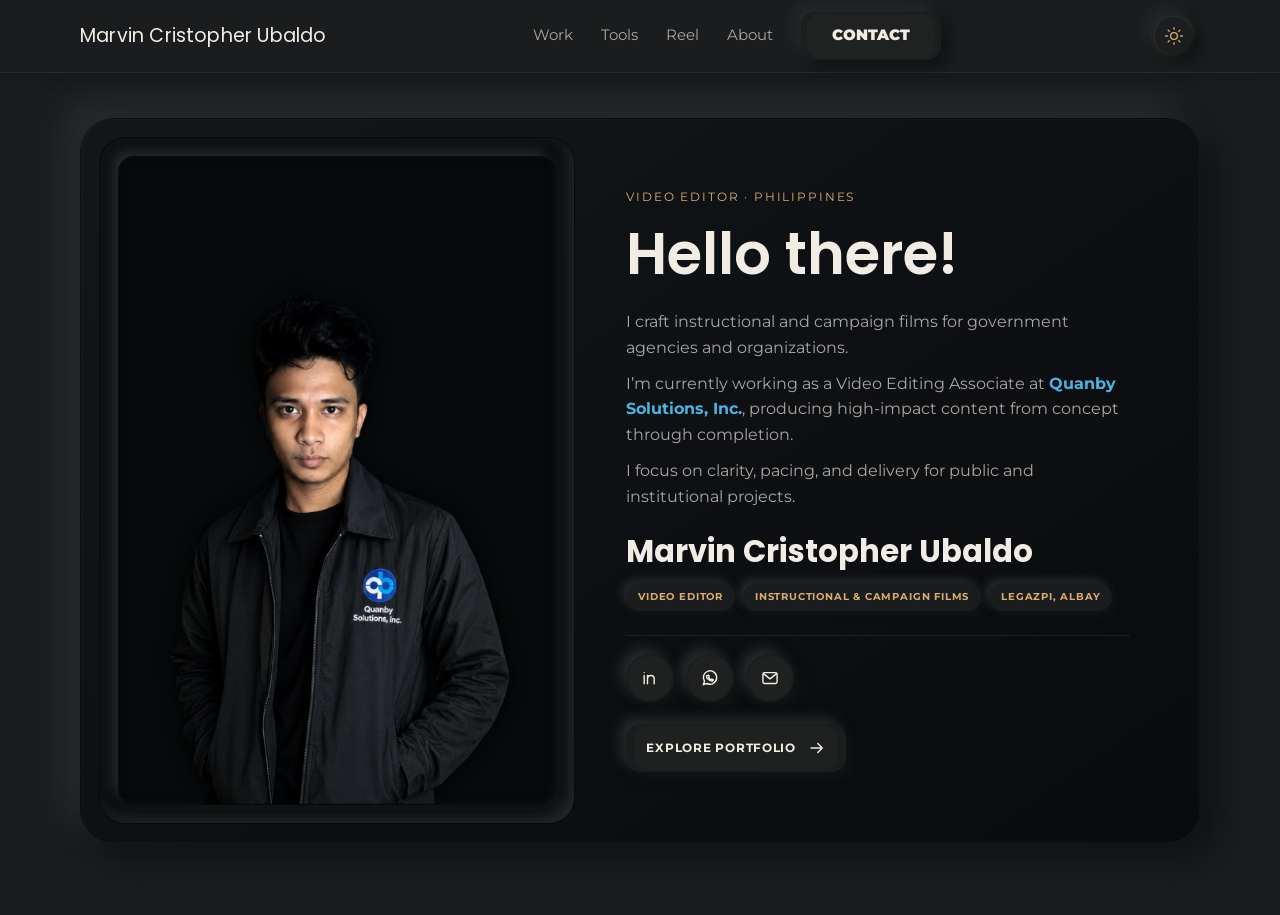
<file: index.html>
<!DOCTYPE html>
<html lang="en">
  <head>
    <meta charset="UTF-8" />
    <meta name="viewport" content="width=device-width, initial-scale=1.0" />
    <title>Marvin Cristopher Ubaldo — Video Editor</title>
    <meta name="description" content="Marvin Cristopher Ubaldo creates instructional and campaign films for government agencies and organizations." />
    <meta property="og:title" content="Marvin Cristopher Ubaldo — Video Editor" />
    <meta property="og:description" content="Instructional and campaign films for public and institutional projects." />
    <meta property="og:type" content="website" />
    <link rel="preconnect" href="https://fonts.googleapis.com" />
    <link rel="preconnect" href="https://fonts.gstatic.com" crossorigin />
    <link href="https://fonts.googleapis.com/css2?family=Montserrat:wght@400;500;600;700&family=Poppins:wght@400;500;600;700&display=swap" rel="stylesheet" />
    <script>
      try {
        if (localStorage.getItem("portfolio-theme") === "light") {
          document.documentElement.dataset.theme = "light";
        }
      } catch {}
    </script>
    <link rel="stylesheet" href="css/style.css" />
  </head>
  <body>
    <a class="skip-link" href="#main">Skip to content</a>

    <header class="site-header" id="top">
      <div class="wrap header-inner">
        <a class="logo" href="#top">Marvin Cristopher Ubaldo</a>
        <button class="nav-toggle" type="button" aria-label="Open menu" aria-expanded="false">
          <span></span><span></span>
        </button>
        <nav class="nav" aria-label="Primary">
          <a href="main.html#clients">Work</a>
          <a href="main.html#tools">Tools</a>
          <a href="main.html#reel">Reel</a>
          <a href="main.html#about">About</a>
          <a class="nav-cta box" href="main.html#contact">Contact</a>
        </nav>
        <button
          class="toggle"
          id="theme-toggle"
          type="button"
          aria-label="Switch to light mode"
          aria-pressed="false"
          title="Switch to light mode"
        >
          <span class="button" aria-hidden="true"></span>
          <span class="label" aria-hidden="true">
            <svg class="theme-icon theme-icon-sun" viewBox="0 0 24 24" aria-hidden="true">
              <circle cx="12" cy="12" r="4" />
              <path d="M12 2v2m0 16v2M4.93 4.93l1.42 1.42m11.3 11.3 1.42 1.42M2 12h2m16 0h2M4.93 19.07l1.42-1.42m11.3-11.3 1.42-1.42" />
            </svg>
            <svg class="theme-icon theme-icon-moon" viewBox="0 0 24 24" aria-hidden="true">
              <path d="M20.2 15.2A8.5 8.5 0 0 1 8.8 3.8 8.5 8.5 0 1 0 20.2 15.2Z" />
            </svg>
          </span>
        </button>
      </div>
    </header>

    <main id="main">
      <section class="hero" id="intro">
        <div class="wrap">
          <div class="intro-card">
            <div class="intro-photo">
              <img src="images/profile.png" alt="Marvin Cristopher Ubaldo" width="900" height="1100" fetchpriority="high" />
            </div>
            <div class="intro-copy">
              <p class="eyebrow">Video editor · Philippines</p>
              <h1>Hello there!</h1>
              <div class="intro-description">
                <p>I craft instructional and campaign films for government agencies and organizations.</p>
                <p>I’m currently working as a Video Editing Associate at <a class="intro-employer" href="https://quanbyit.com" target="_blank" rel="noopener noreferrer">Quanby Solutions, Inc.</a>, producing high-impact content from concept through completion.</p>
                <p>I focus on clarity, pacing, and delivery for public and institutional projects.</p>
              </div>
              <h2 class="intro-name">Marvin Cristopher Ubaldo</h2>
              <ul class="intro-tags" aria-label="Professional details">
                <li>Video editor</li>
                <li>Instructional &amp; campaign films</li>
                <li>Legazpi, Albay</li>
              </ul>
              <div class="intro-divider" aria-hidden="true"></div>
              <div class="intro-links" aria-label="Contact links">
                <a class="intro-icon-link" href="https://www.linkedin.com/in/marvin-ubaldo-82b9573a8" target="_blank" rel="noopener noreferrer" aria-label="Visit Marvin on LinkedIn">
                  <svg viewBox="0 0 24 24" aria-hidden="true"><path d="M5 9v10M5 5.5v.01M9 19v-10m0 4a4 4 0 0 1 8 0v6" /></svg>
                </a>
                <a class="intro-icon-link" href="https://wa.me/639936881270" target="_blank" rel="noopener noreferrer" aria-label="Message Marvin on WhatsApp">
                  <svg viewBox="0 0 24 24" aria-hidden="true"><path d="M20 11.5a8 8 0 0 1-11.7 7.1L4 20l1.4-4.1A8 8 0 1 1 20 11.5Z" /><path d="M9 9.1c.3-.6.6-.6.9-.6h.4l.8 1.9-.8.9a7.1 7.1 0 0 0 2.8 2.8l.9-.8 1.9.8v.4c0 .3 0 .6-.6.9-.5.3-1.2.4-2.2.1a8.6 8.6 0 0 1-4.1-2.7 8.6 8.6 0 0 1-1.2-2.4c-.1-.6.1-1 .4-1.3Z" /></svg>
                </a>
                <a class="intro-icon-link" href="https://mail.google.com/mail/?view=cm&amp;fs=1&amp;to=marvinubaldo68%40gmail.com" target="_blank" rel="noopener noreferrer" aria-label="Email Marvin at marvinubaldo68@gmail.com">
                  <svg viewBox="0 0 24 24" aria-hidden="true"><rect x="3.5" y="5.5" width="17" height="13" rx="2" /><path d="m4.5 7 7.5 6 7.5-6" /></svg>
                </a>
              </div>
              <a class="box intro-cta" href="main.html">
                Explore portfolio
                <svg viewBox="0 0 24 24" aria-hidden="true"><path d="M4 12h15m-6-6 6 6-6 6" /></svg>
              </a>
            </div>
          </div>
        </div>
      </section>
    </main>

    <script src="js/main.js"></script>
  </body>
</html>
</file>
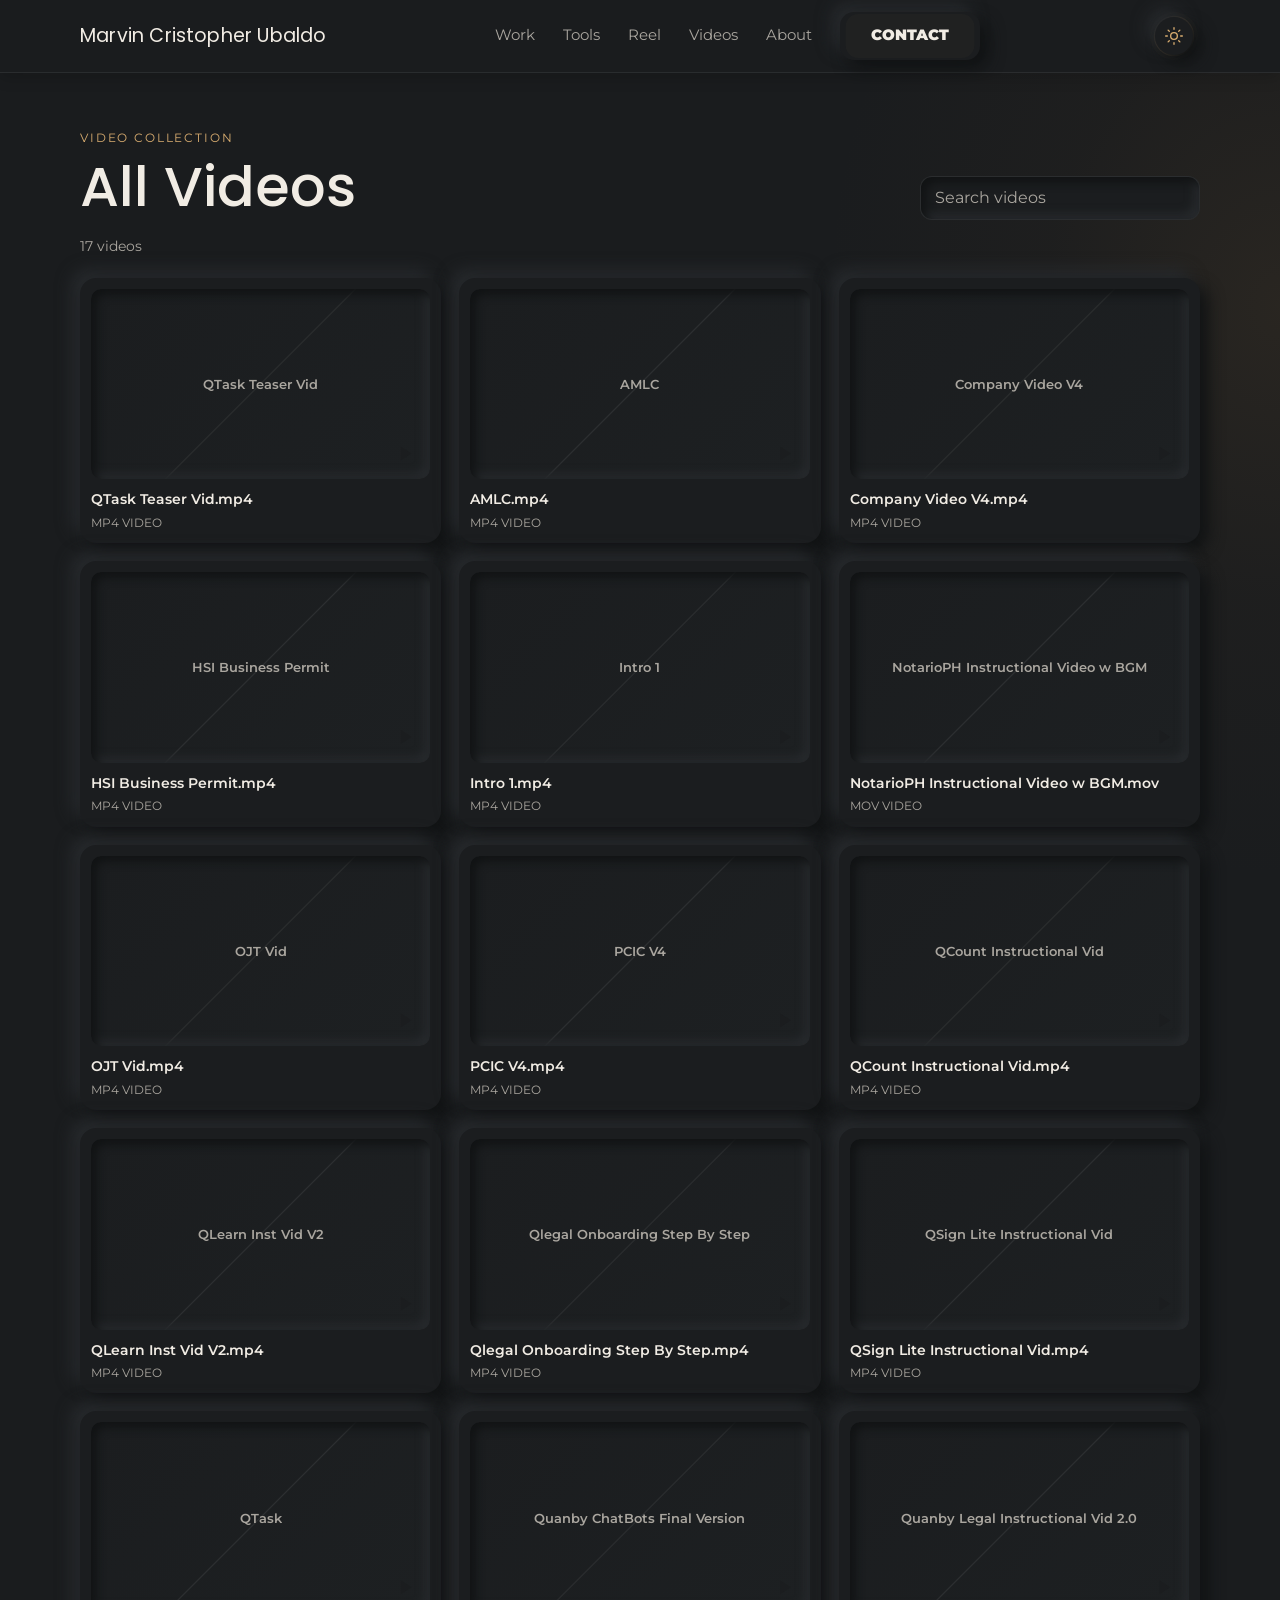
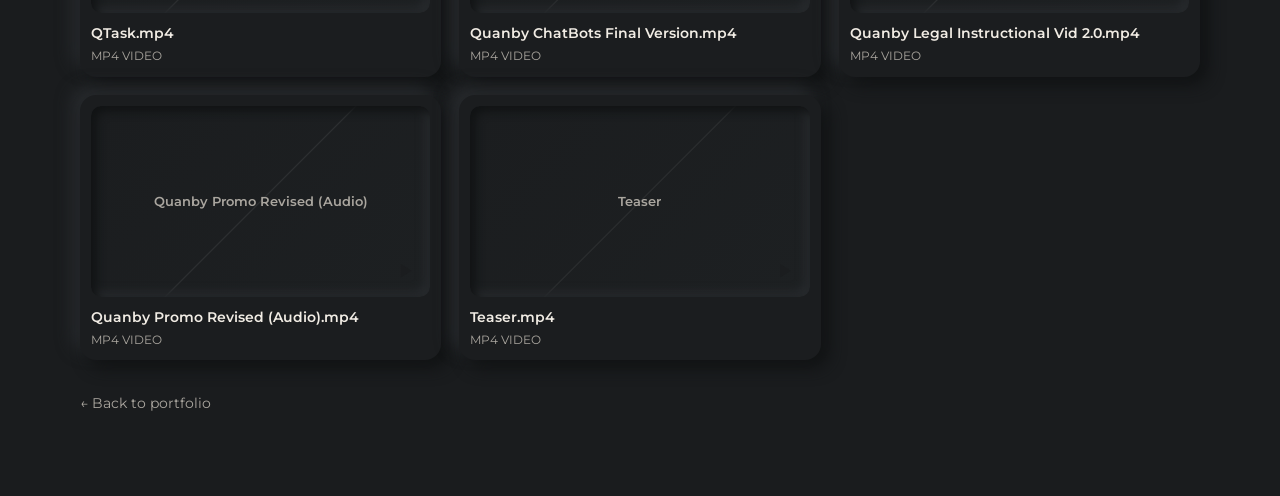
<file: all-videos.html>
<!DOCTYPE html>
<html lang="en">
  <head>
    <meta charset="UTF-8" />
    <meta name="viewport" content="width=device-width, initial-scale=1.0" />
    <title>All Videos — Marvin Cristopher Ubaldo</title>
    <meta name="description" content="Browse the complete video editing portfolio of Marvin Cristopher Ubaldo." />
    <link rel="preconnect" href="https://fonts.googleapis.com" />
    <link rel="preconnect" href="https://fonts.gstatic.com" crossorigin />
    <link
      href="https://fonts.googleapis.com/css2?family=Montserrat:wght@400;500;600;700&family=Poppins:wght@400;500;600;700&display=swap"
      rel="stylesheet"
    />
    <script>
      try {
        if (localStorage.getItem("portfolio-theme") === "light") {
          document.documentElement.dataset.theme = "light";
        }
      } catch {}
    </script>
    <link rel="stylesheet" href="css/style.css" />
  </head>
  <body>
    <a class="skip-link" href="#main">Skip to content</a>

    <header class="site-header" id="top">
      <div class="wrap header-inner">
        <a class="logo" href="index.html">Marvin Cristopher Ubaldo</a>
        <button class="nav-toggle" type="button" aria-label="Open menu" aria-expanded="false">
          <span></span><span></span>
        </button>
        <nav class="nav" aria-label="Primary">
          <a href="main.html#clients">Work</a>
          <a href="main.html#tools">Tools</a>
          <a href="main.html#reel">Reel</a>
          <a href="#video-library" aria-current="page">Videos</a>
          <a href="main.html#about">About</a>
          <a class="nav-cta box" href="main.html#contact">Contact</a>
        </nav>
        <button
          class="toggle"
          id="theme-toggle"
          type="button"
          aria-label="Switch to light mode"
          aria-pressed="false"
          title="Switch to light mode"
        >
          <span class="button" aria-hidden="true"></span>
          <span class="label" aria-hidden="true">
            <svg class="theme-icon theme-icon-sun" viewBox="0 0 24 24" aria-hidden="true">
              <circle cx="12" cy="12" r="4" />
              <path d="M12 2v2m0 16v2M4.93 4.93l1.42 1.42m11.3 11.3 1.42 1.42M2 12h2m16 0h2M4.93 19.07l1.42-1.42m11.3-11.3 1.42-1.42" />
            </svg>
            <svg class="theme-icon theme-icon-moon" viewBox="0 0 24 24" aria-hidden="true">
              <path d="M20.2 15.2A8.5 8.5 0 0 1 8.8 3.8 8.5 8.5 0 1 0 20.2 15.2Z" />
            </svg>
          </span>
        </button>
      </div>
    </header>

    <main id="main">
      <section class="video-library" id="video-library">
        <div class="wrap">
          <div class="video-library__heading">
            <div>
              <p class="eyebrow">VIDEO COLLECTION</p>
              <h1>All Videos</h1>
            </div>
            <input
              class="video-library__search"
              id="video-search"
              type="search"
              placeholder="Search videos"
              aria-label="Search videos"
              autocomplete="off"
            />
          </div>
          <p class="video-library__count" id="video-count">17 videos</p>

          <div class="reel-project-grid video-library__grid" id="all-videos-grid" data-project-grid aria-label="All video projects">
            <a class="reel-project-option" data-file-id="1BiX3a0gwJV4_x8pyCG_g06KOIWh4gqRu" href="/video?id=1BiX3a0gwJV4_x8pyCG_g06KOIWh4gqRu">QTask Teaser Vid.mp4</a>
            <a class="reel-project-option" data-file-id="14XFI63H0WCrE6YKmWakEeVRTn1YsuMh0" href="/video?id=14XFI63H0WCrE6YKmWakEeVRTn1YsuMh0">AMLC.mp4</a>
            <a class="reel-project-option" data-file-id="114niZEH38hlTI4XPyJ0U5Mr_QHOIgMUU" href="/video?id=114niZEH38hlTI4XPyJ0U5Mr_QHOIgMUU">Company Video V4.mp4</a>
            <a class="reel-project-option" data-file-id="1KdA3yZOkEAo1lewmwrV8iKa0WuC0o9xU" href="/video?id=1KdA3yZOkEAo1lewmwrV8iKa0WuC0o9xU">HSI Business Permit.mp4</a>
            <a class="reel-project-option" data-file-id="1lAkY49E4Ro356XwTjLTa77VQ4K7a3o5R" href="/video?id=1lAkY49E4Ro356XwTjLTa77VQ4K7a3o5R">Intro 1.mp4</a>
            <a class="reel-project-option" data-file-id="1XGsrEm5Caa4RMW5086Nq8PIGOPHhDCNz" href="/video?id=1XGsrEm5Caa4RMW5086Nq8PIGOPHhDCNz">NotarioPH Instructional Video w BGM.mov</a>
            <a class="reel-project-option" data-file-id="1Q4J8jz0TqCvUgegjXnCtSAJDOPYtAxvG" href="/video?id=1Q4J8jz0TqCvUgegjXnCtSAJDOPYtAxvG">OJT Vid.mp4</a>
            <a class="reel-project-option" data-file-id="1CGi5XQbRn2uJbsKB0EpmRt9eViXzoH3u" href="/video?id=1CGi5XQbRn2uJbsKB0EpmRt9eViXzoH3u">PCIC V4.mp4</a>
            <a class="reel-project-option" data-file-id="1b2B5_kWeyuWM6apqQh5XbuXgGr70DQC_" href="/video?id=1b2B5_kWeyuWM6apqQh5XbuXgGr70DQC_">QCount Instructional Vid.mp4</a>
            <a class="reel-project-option" data-file-id="1_UhOCi1VJ2Z5fKiFRtSI5uZCk6cL7Nc_" href="/video?id=1_UhOCi1VJ2Z5fKiFRtSI5uZCk6cL7Nc_">QLearn Inst Vid V2.mp4</a>
            <a class="reel-project-option" data-file-id="1vtCERbIDONugplg_KWCmDtavDAnak-I9" href="/video?id=1vtCERbIDONugplg_KWCmDtavDAnak-I9">Qlegal Onboarding Step By Step.mp4</a>
            <a class="reel-project-option" data-file-id="1SYet_2sdRHfND-AYXxdCWFtkZuwAVMEy" href="/video?id=1SYet_2sdRHfND-AYXxdCWFtkZuwAVMEy">QSign Lite Instructional Vid.mp4</a>
            <a class="reel-project-option" data-file-id="1AGch4qs7Tpsc6V67uovvyATKj631w-Zi" href="/video?id=1AGch4qs7Tpsc6V67uovvyATKj631w-Zi">QTask.mp4</a>
            <a class="reel-project-option" data-file-id="1oCq6NUgcASYRNbliH4w8GDipsNSbKkFB" href="/video?id=1oCq6NUgcASYRNbliH4w8GDipsNSbKkFB">Quanby ChatBots Final Version.mp4</a>
            <a class="reel-project-option" data-file-id="1wOBVCcmTBta10c1zfeChfsaV-kUZ9O2_" href="/video?id=1wOBVCcmTBta10c1zfeChfsaV-kUZ9O2_">Quanby Legal Instructional Vid 2.0.mp4</a>
            <a class="reel-project-option" data-file-id="13nnYVKcbdf6C4SOsGCkURLZYRpPMZ6L9" href="/video?id=13nnYVKcbdf6C4SOsGCkURLZYRpPMZ6L9">Quanby Promo Revised (Audio).mp4</a>
            <a class="reel-project-option" data-file-id="1abN4r-eQDm6BVIuJ863qMXKGlYoU5itC" href="/video?id=1abN4r-eQDm6BVIuJ863qMXKGlYoU5itC">Teaser.mp4</a>
          </div>

          <a class="video-library__back" href="main.html#reel">&larr; Back to portfolio</a>
        </div>
      </section>
    </main>

    <script src="js/main.js" defer></script>
  </body>
</html>
</file>
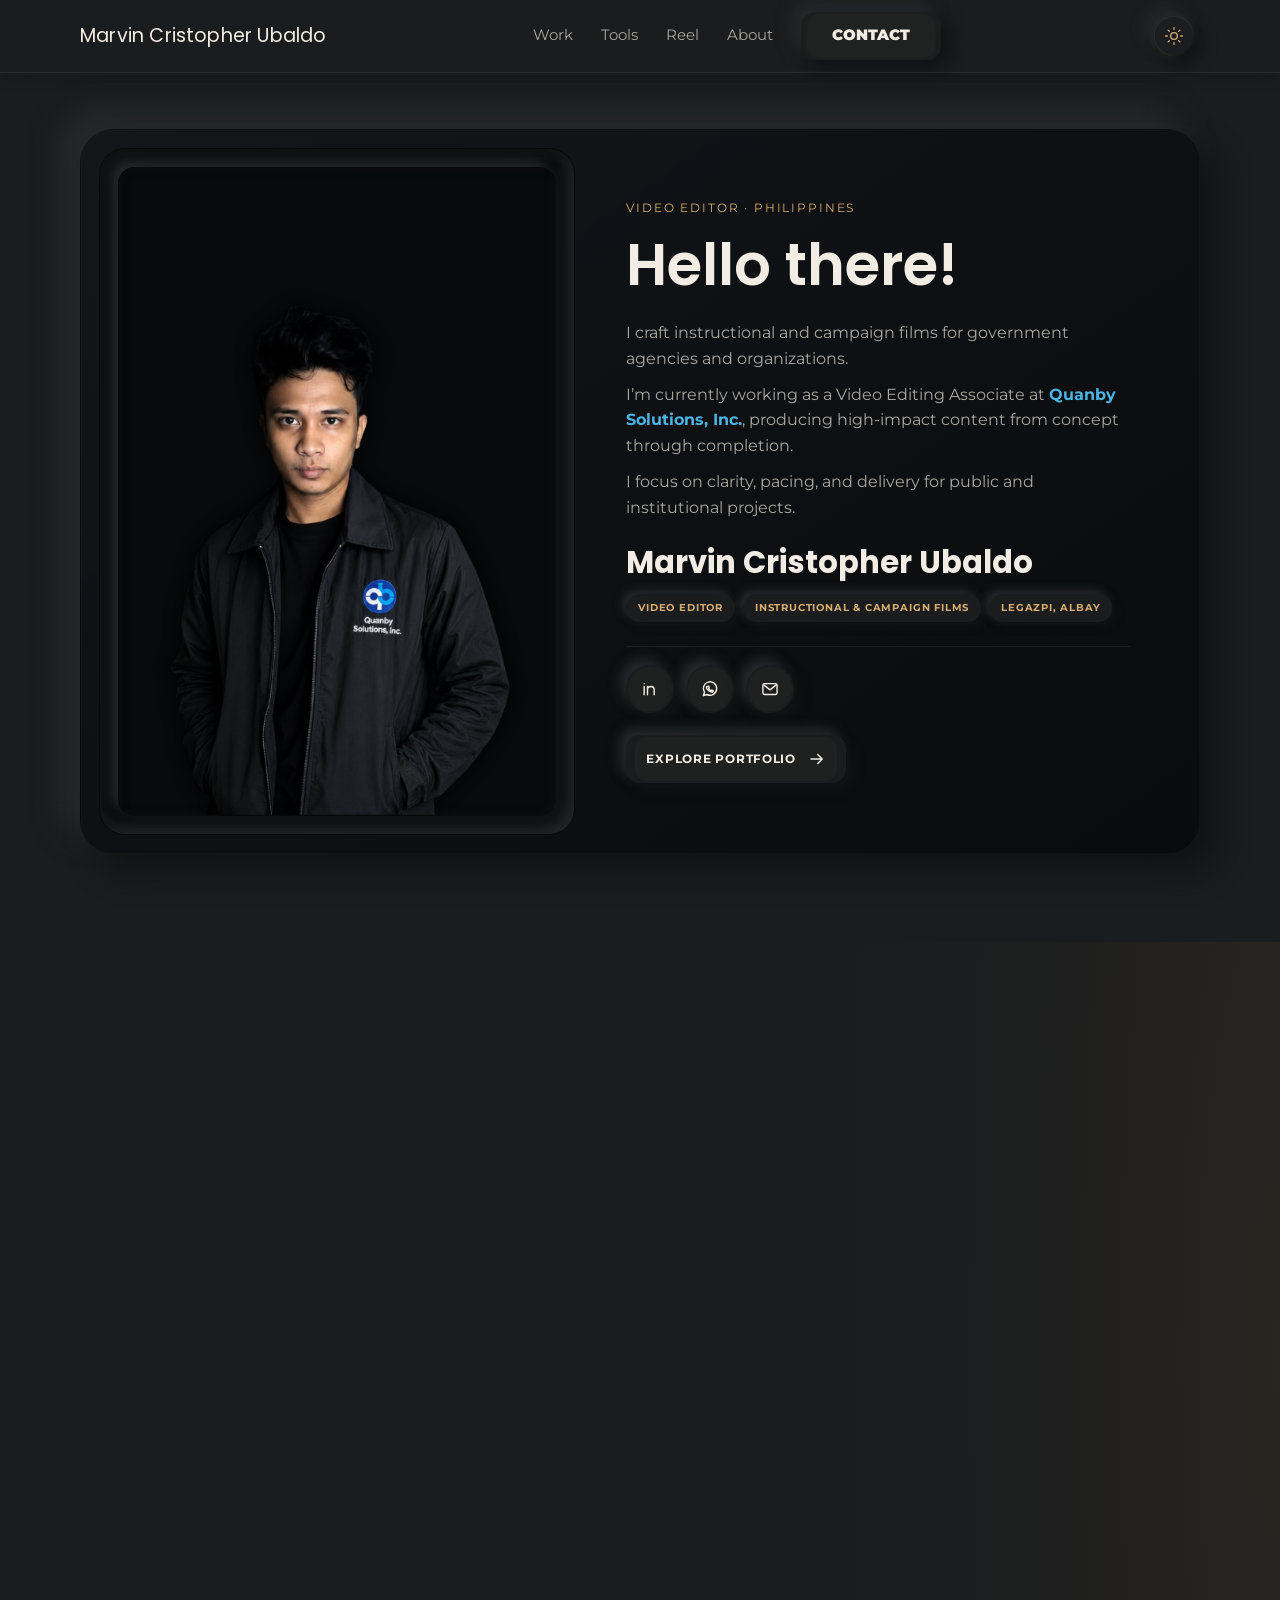
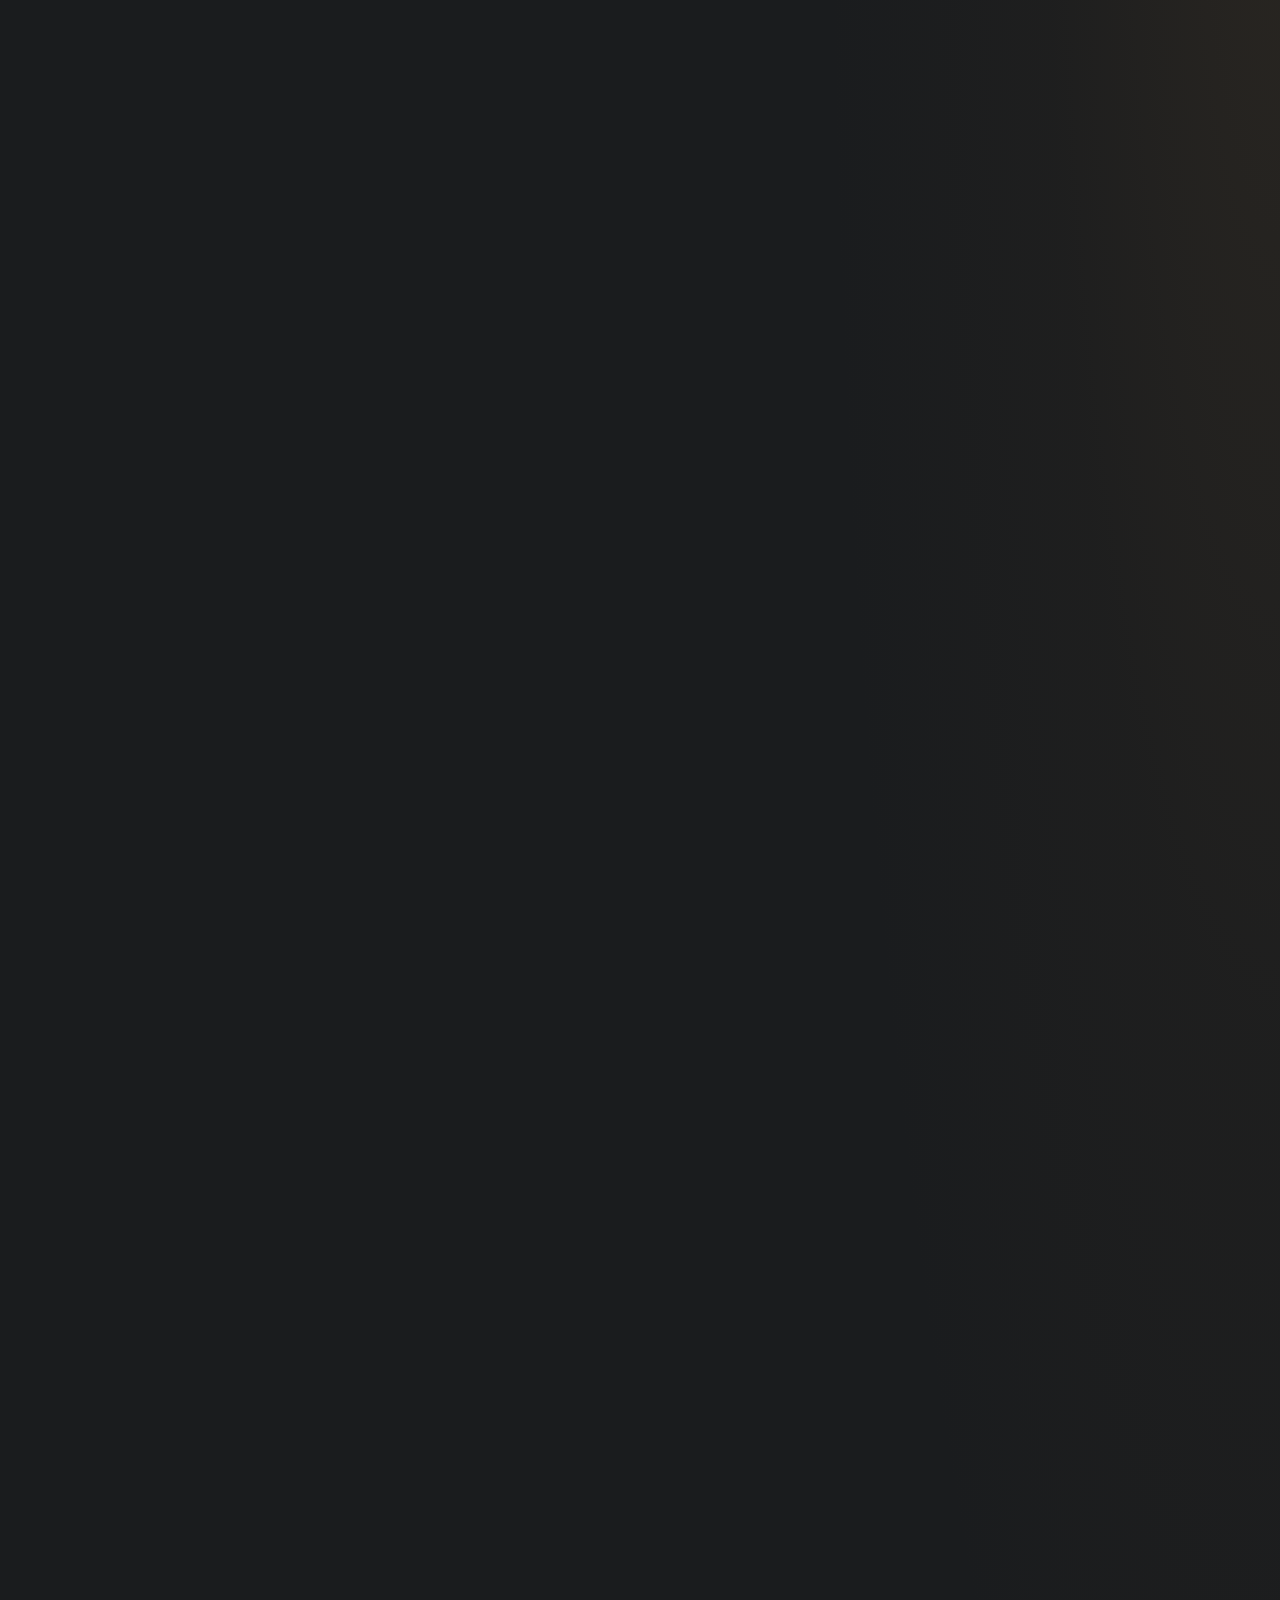
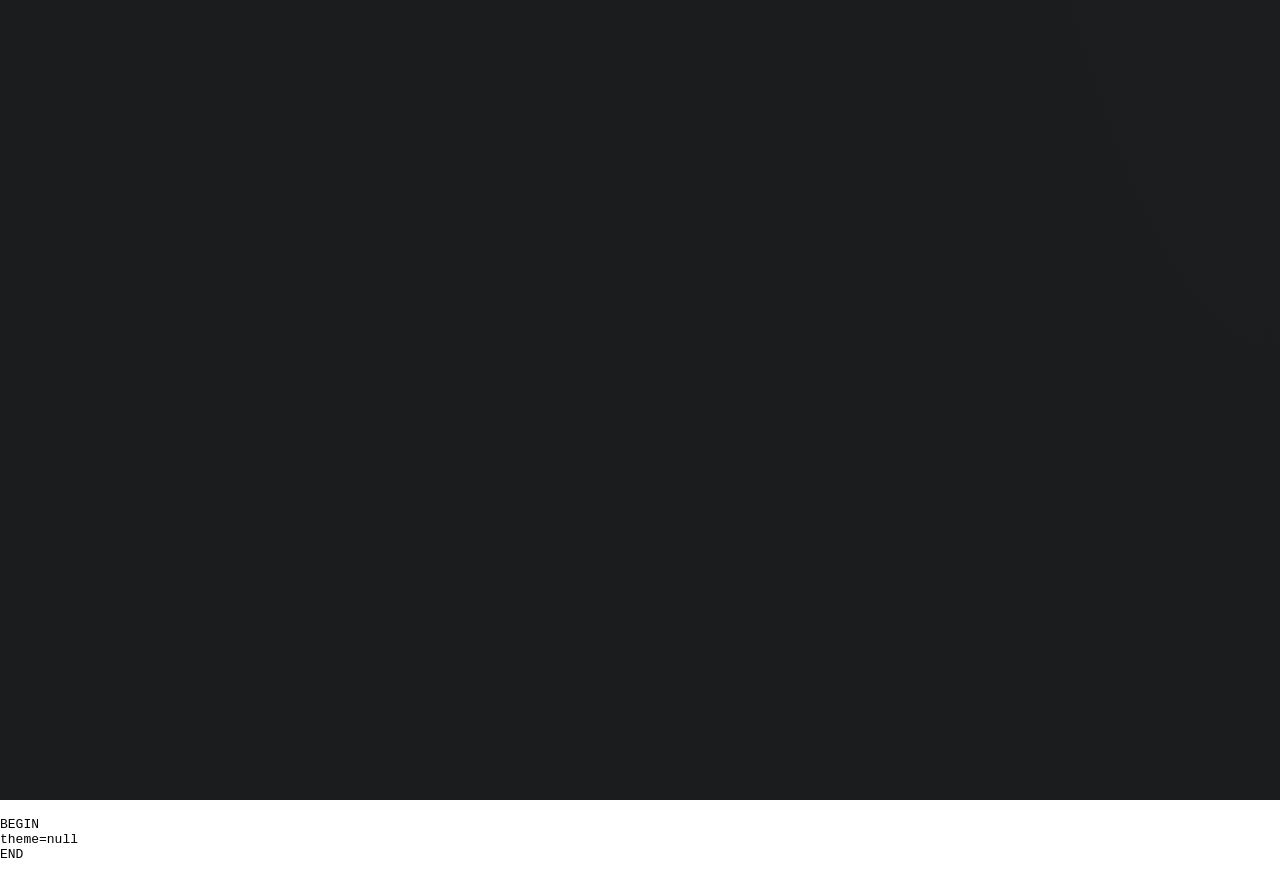
<file: tools/verify.html>
<!doctype html>
<html>
  <head>
    <meta charset="utf-8" />
    <title>verify</title>
  </head>
  <body style="margin: 0">
    <iframe id="f" src="../index.html" style="width: 1280px; height: 4000px; border: 0"></iframe>
    <pre id="out">pending</pre>
    <script>
      const out = document.getElementById('out');
      const frame = document.getElementById('f');
      frame.addEventListener('load', function () {
        setTimeout(function () {
          try {
            const doc = frame.contentDocument;
            const win = frame.contentWindow;
            const imgs = Array.prototype.slice.call(doc.querySelectorAll('.client-logo'));
            imgs.forEach(function (img) {
              img.loading = 'eager';
            });
            let tries = 0;
            const check = function () {
              tries += 1;
              const ready = imgs.every(function (img) { return img.complete; }) || tries > 60;
              if (!ready) {
                setTimeout(check, 100);
                return;
              }
              const lines = imgs.map(function (img, index) {
                const r = img.getBoundingClientRect();
                const slot = img.closest('.client-logo-card__mark');
                const sr = slot.getBoundingClientRect();
                const cs = win.getComputedStyle(slot);
                const name = img.getAttribute('src').split('/').pop();
                return [
                  index + 1,
                  name,
                  'natural=' + img.naturalWidth + 'x' + img.naturalHeight,
                  'rendered=' + Math.round(r.width) + 'x' + Math.round(r.height),
                  'slot=' + Math.round(sr.width) + 'x' + Math.round(sr.height),
                  'slotBg=' + cs.backgroundColor,
                  'slotPadding=' + cs.padding,
                  'alt="' + img.alt + '"'
                ].join(' | ');
              });
              lines.push('theme=' + doc.documentElement.getAttribute('data-theme'));
              out.textContent = 'BEGIN' + String.fromCharCode(10) + lines.join(String.fromCharCode(10)) + String.fromCharCode(10) + 'END';
            };
            check();
          } catch (err) {
            out.textContent = 'BEGIN' + String.fromCharCode(10) + 'ERROR ' + err.message + String.fromCharCode(10) + 'END';
          }
        }, 300);
      });
    </script>
  </body>
</html>
</file>
<file: css/style.css>
:root {
  --bg: #1a1c1e;
  --bg-2: #1d2022;
  --surface: #1b1d1f;
  --text: #f1ece4;
  --muted: #aaa69f;
  --line: rgba(255, 255, 255, 0.07);
  --accent: #d9ad70;
  --accent-glow: rgba(217, 173, 112, 0.2);
  --brand-blue: #4bb4e1;
  --header-bg: rgba(27, 29, 31, 0.92);
  --ambient-strong: rgba(150, 108, 56, 0.12);
  --ambient-soft: rgba(83, 61, 36, 0.07);
  --neo-light: #282b2e;
  --neo-dark: #111314;
  --neo-raised: 8px 8px 16px var(--neo-dark), -8px -8px 16px var(--neo-light);
  --neo-inset: inset 5px 5px 10px var(--neo-dark), inset -5px -5px 10px var(--neo-light);
  --toggle-face: var(--surface);
  --toggle-label: var(--accent);
  --max: 1120px;
  color-scheme: dark;
}

:root[data-theme="light"] {
  --bg: #e5e8ec;
  --bg-2: #e5e8ec;
  --surface: #e5e8ec;
  --text: #26282b;
  --muted: #666b70;
  --line: rgba(38, 40, 43, 0.08);
  --accent: #8c622f;
  --accent-glow: rgba(140, 98, 47, 0.18);
  --brand-blue: #0172af;
  --header-bg: rgba(229, 232, 236, 0.92);
  --ambient-strong: rgba(190, 142, 77, 0.14);
  --ambient-soft: rgba(190, 142, 77, 0.07);
  --neo-light: #ffffff;
  --neo-dark: #c5c9ce;
  --neo-raised: 8px 8px 16px var(--neo-dark), -8px -8px 16px var(--neo-light);
  --neo-inset: inset 5px 5px 10px var(--neo-dark), inset -5px -5px 10px var(--neo-light);
  --toggle-face: var(--surface);
  --toggle-label: var(--accent);
  color-scheme: light;
}

*,
*::before,
*::after {
  box-sizing: border-box;
}

html {
  overflow-x: clip;
  scroll-behavior: smooth;
}

body {
  margin: 0;
  overflow-x: clip;
  font-family: "Montserrat", sans-serif;
  background: radial-gradient(
      ellipse 48vw 86vh at 100% 34%,
      var(--ambient-strong) 0%,
      var(--ambient-soft) 38%,
      transparent 74%
    ),
    var(--bg);
  background-attachment: fixed;
  color: var(--text);
  line-height: 1.6;
}

img,
iframe {
  max-width: 100%;
  display: block;
}

a {
  color: inherit;
  text-decoration: none;
}

.skip-link {
  position: absolute;
  left: -999px;
  top: 0;
}

.skip-link:focus {
  left: 16px;
  top: 16px;
  background: var(--text);
  color: var(--bg);
  padding: 8px 12px;
  z-index: 20;
}

.wrap {
  width: min(var(--max), calc(100% - 40px));
  margin-inline: auto;
}

.site-header {
  position: sticky;
  top: 0;
  z-index: 10;
  background: var(--header-bg);
  backdrop-filter: blur(16px);
  border-bottom: 1px solid var(--line);
  box-shadow: 0 5px 14px rgba(0, 0, 0, 0.16), 0 -2px 8px rgba(255, 255, 255, 0.025);
}

.header-inner {
  display: flex;
  align-items: center;
  justify-content: space-between;
  gap: 20px;
  min-height: 72px;
}

.toggle {
  position: relative;
  display: inline-block;
  flex: 0 0 52px;
  width: 52px;
  height: 52px;
  padding: 0;
  border: 0;
  border-radius: 50%;
  background: transparent;
  cursor: pointer;
  -webkit-tap-highlight-color: transparent;
}

.toggle::before {
  content: "";
  position: absolute;
  top: 50%;
  left: 50%;
  width: 46px;
  height: 46px;
  border-radius: 50%;
  background: var(--accent);
  opacity: 0.15;
  transform: translate(-50%, -50%) scale(0.88);
  transition: opacity 300ms ease, transform 300ms ease;
}

.toggle .button {
  position: absolute;
  top: 50%;
  left: 50%;
  display: block;
  width: 38px;
  height: 38px;
  border-radius: 50%;
  background: var(--toggle-face);
  box-shadow: var(--neo-raised);
  transform: translate(-50%, -50%);
  transition: all 300ms cubic-bezier(0.23, 1, 0.32, 1);
}

.toggle .label {
  position: absolute;
  inset: 0;
  z-index: 1;
  display: grid;
  place-items: center;
  color: var(--toggle-label);
  transition: color 300ms ease-out;
  pointer-events: none;
}

.toggle:hover::before {
  opacity: 0.24;
  transform: translate(-50%, -50%) scale(1);
}

.toggle:active .button,
.toggle[aria-pressed="true"] .button {
  box-shadow: var(--neo-inset);
}

.toggle:active {
  transform: scale(0.96);
}

.toggle:focus-visible {
  outline: 2px solid var(--accent);
  outline-offset: 4px;
}

.theme-icon {
  width: 20px;
  height: 20px;
  fill: none;
  stroke: currentColor;
  stroke-linecap: round;
  stroke-linejoin: round;
  stroke-width: 1.6;
}

.theme-icon-moon,
:root[data-theme="light"] .theme-icon-sun {
  display: none;
}

:root[data-theme="light"] .theme-icon-moon {
  display: block;
}

.logo {
  font-family: "Poppins", sans-serif;
  font-size: 1.2rem;
  letter-spacing: 0.01em;
}

.nav {
  display: flex;
  gap: 28px;
  align-items: center;
}

.nav a {
  color: var(--muted);
  font-size: 0.92rem;
}

.nav a:hover,
.nav-cta {
  color: var(--text);
}

.nav-toggle {
  display: none;
  position: relative;
  width: 40px;
  height: 40px;
  padding: 8px;
  border: 0;
  border-radius: 12px;
  background: var(--surface);
  color: var(--text);
  box-shadow: 8px 8px 16px var(--neo-dark), -8px -8px 16px var(--neo-light);
  cursor: pointer;
  transition: box-shadow 180ms ease, color 180ms ease, transform 180ms ease;
}

.nav-toggle span {
  display: block;
  height: 1px;
  background: currentColor;
  margin: 7px 0;
}

.division-nav {
  position: fixed;
  top: 50%;
  right: clamp(10px, 2vw, 28px);
  z-index: 12;
  transform: translateY(-50%);
}

.radio-input {
  display: flex;
  align-items: stretch;
  width: 156px;
  min-height: 224px;
  gap: 12px;
  padding: 10px;
  border: 1px solid transparent;
  border-radius: 24px;
  background: var(--surface);
  box-shadow: 8px 8px 16px var(--neo-dark), -8px -8px 16px var(--neo-light);
  backdrop-filter: blur(12px);
  transition: width 320ms cubic-bezier(0.2, 0.8, 0.2, 1), min-height 320ms ease,
    padding 320ms ease, gap 320ms ease, border-radius 320ms ease;
}

.division-nav:not([aria-expanded="true"]) .radio-input {
  width: 44px;
  min-height: 198px;
  gap: 0;
  padding: 8px;
  border-radius: 22px;
}

:root[data-theme="light"] .radio-input {
  background: var(--surface);
}

.glass {
  flex: 0 0 28px;
  margin-right: 2px;
  padding: 4px;
  border-radius: 18px;
  background-color: var(--surface);
  box-shadow: var(--neo-inset);
  backdrop-filter: blur(8px);
}

.glass-inner {
  position: relative;
  width: 100%;
  height: 100%;
  border: 2px solid rgba(245, 245, 245, 0.32);
  border-radius: 14px;
}

.track-marker {
  position: absolute;
  top: 0;
  left: 50%;
  width: 8px;
  height: 8px;
  border: 1px solid var(--accent);
  border-radius: 50%;
  background: var(--accent);
  box-shadow: 0 0 8px var(--accent-glow);
  transform: translate(-50%, -50%);
  transition: top 220ms ease, background-color 180ms ease, box-shadow 180ms ease;
}

.selector {
  display: flex;
  flex-direction: column;
  justify-content: space-between;
}

.choice {
  display: flex;
  align-items: center;
  min-height: 30px;
  margin: 3px 0;
  cursor: pointer;
}

.choice-control {
  position: relative;
  z-index: 0;
  flex: 0 0 22px;
  width: 22px;
  height: 22px;
  margin-right: 9px;
  overflow: hidden;
  border-radius: 50%;
}

.choice-circle {
  position: relative;
  z-index: 2;
  display: block;
  width: 100%;
  height: 100%;
  margin: 0;
  appearance: none;
  border: 2px solid rgba(245, 245, 245, 0.55);
  border-radius: 50%;
  background: transparent;
  box-shadow: 0 0 12px -8px var(--text), inset 0 0 10px -8px var(--text);
  cursor: pointer;
  transition: background-color 180ms ease, border-color 180ms ease, box-shadow 180ms ease;
}

.choice-circle:focus-visible {
  outline: 2px solid var(--accent);
  outline-offset: -2px;
}

.ball {
  position: absolute;
  inset: 0;
  z-index: 1;
  transform: translateX(-26px);
  border-radius: 50%;
  background: var(--accent);
  box-shadow: 0 4px 8px rgba(0, 0, 0, 0.16), inset 0 -5px 8px rgba(0, 0, 0, 0.14);
  transition: transform 500ms cubic-bezier(0.4, 0, 0.2, 1);
  pointer-events: none;
}

.choice-circle:checked + .ball {
  transform: translateX(0);
}

.choice-name {
  color: var(--muted);
  font-family: "Poppins", sans-serif;
  font-size: 0.68rem;
  font-weight: 600;
  letter-spacing: 0.07em;
  transition: color 180ms ease;
  white-space: nowrap;
}

.division-nav:not([aria-expanded="true"]) .glass {
  display: none;
}

.division-nav:not([aria-expanded="true"]) .choice-control {
  margin-right: 0;
}

.division-nav:not([aria-expanded="true"]) .choice-name {
  position: absolute;
  width: 1px;
  height: 1px;
  overflow: hidden;
  clip-path: inset(50%);
  opacity: 0;
}

.division-nav[aria-expanded="true"] .choice-name {
  position: static;
  width: auto;
  height: auto;
  overflow: visible;
  clip-path: none;
  opacity: 1;
}

.choice:has(.choice-circle:checked) .choice-name,
.choice:hover .choice-name {
  color: var(--accent);
}

.box,
.nav a.box {
  position: relative;
  isolation: isolate;
  display: inline-flex;
  align-items: center;
  justify-content: center;
  min-width: 140px;
  min-height: 48px;
  padding: 0 18px;
  margin: 0;
  border: 0;
  border-radius: 14px;
  background: var(--surface);
  color: var(--text);
  text-align: center;
  text-transform: uppercase;
  font-weight: 900;
  box-shadow: var(--neo-raised);
  transition: box-shadow 180ms ease, color 180ms ease, transform 180ms ease,
    background-color 180ms ease;
}

button,
a.box {
  position: relative;
  isolation: isolate;
}

button::after,
a.box::after {
  content: "";
  position: absolute;
  inset: 0;
  z-index: -1;
  border-radius: inherit;
  background: var(--accent-glow);
  opacity: 0.14;
  transform: scale(0.92);
  transition: transform 400ms ease, opacity 400ms ease;
  pointer-events: none;
}

button:not(:disabled):hover::after,
a.box:hover::after,
button:not(:disabled):focus-visible::after,
a.box:focus-visible::after {
  opacity: 0;
  transform: scale(1.35, 1.55);
}

button:disabled::after {
  opacity: 0;
  transform: none;
  transition: none;
}

.box:hover {
  color: var(--accent);
  transform: translateY(-2px);
  box-shadow: 6px 6px 12px var(--neo-dark), -6px -6px 12px var(--neo-light),
    0 0 0 1px var(--accent-glow);
}

.box:active {
  transform: translateY(0) scale(0.985);
  box-shadow: var(--neo-inset);
}

.nav-toggle:hover,
.nav-toggle:active {
  color: var(--accent);
  box-shadow: var(--neo-inset);
}

.nav-toggle:active {
  transform: scale(0.96);
}

.nav-toggle:focus-visible,
.box:focus-visible {
  outline: 2px solid var(--accent);
  outline-offset: 4px;
}

.hero {
  --intro-bg: var(--bg);
  --intro-text: var(--text);
  --intro-muted: var(--muted);
  --intro-accent: var(--accent);
  --intro-blue: var(--brand-blue);
  --intro-shadow-dark: var(--neo-dark);
  --intro-shadow-light: var(--neo-light);
  --intro-divider: var(--line);
  padding: clamp(28px, 5vh, 56px) 0 clamp(48px, 8vh, 88px);
  background: var(--intro-bg);
  color: var(--intro-text);
}

.hero-inner {
  max-width: var(--max);
  margin-inline: auto;
}

.intro-card {
  position: relative;
  display: grid;
  grid-template-columns: minmax(280px, 0.88fr) minmax(0, 1.12fr);
  min-height: min(660px, calc(100svh - 160px));
  overflow: hidden;
  padding: 18px;
  border: 1px solid transparent;
  border-radius: 34px;
  background: linear-gradient(145deg, rgba(19, 22, 25, 0.96), rgba(9, 11, 13, 0.98));
  box-shadow: 18px 18px 30px var(--intro-shadow-dark),
    -18px -18px 30px var(--intro-shadow-light),
    inset 1px 1px 0 rgba(255, 255, 255, 0.015);
}

.intro-photo {
  position: relative;
  display: grid;
  place-items: stretch;
  min-height: 100%;
  padding: 18px;
  overflow: hidden;
  border: 1px solid transparent;
  border-radius: 26px;
  background: rgba(7, 9, 11, 0.9);
  box-shadow: inset 8px 8px 18px var(--intro-shadow-dark),
    inset -8px -8px 18px var(--intro-shadow-light);
}

:root[data-theme="light"] .intro-card {
  border-color: transparent;
  background: linear-gradient(145deg, rgba(250, 251, 252, 0.96), rgba(231, 234, 238, 0.94));
  box-shadow: 18px 18px 30px rgba(153, 159, 165, 0.22),
    -18px -18px 30px rgba(255, 255, 255, 0.88),
    inset 1px 1px 0 rgba(255, 255, 255, 0.55);
}

:root[data-theme="light"] .intro-photo {
  border-color: transparent;
  background: rgba(239, 242, 246, 0.94);
  box-shadow: inset 8px 8px 18px rgba(153, 159, 165, 0.18),
    inset -8px -8px 18px rgba(255, 255, 255, 0.82);
}

.intro-photo img {
  display: block;
  width: 100%;
  height: 100%;
  border-radius: 16px;
  object-fit: cover;
  object-position: center bottom;
  box-shadow: 6px 6px 12px var(--intro-shadow-dark),
    -6px -6px 12px var(--intro-shadow-light);
}

.intro-copy {
  display: flex;
  flex-direction: column;
  align-items: flex-start;
  justify-content: center;
  padding: clamp(32px, 4vw, 58px);
}

.intro-copy .eyebrow {
  margin-bottom: 14px;
  color: var(--intro-accent);
}

.intro-copy h1 {
  margin-bottom: 22px;
  color: var(--intro-text);
  font-size: clamp(2.6rem, 4.5vw, 4rem);
  font-weight: 600;
}

.intro-description {
  display: grid;
  gap: 10px;
  max-width: 54ch;
  color: var(--intro-muted);
  font-size: clamp(0.98rem, 1.1vw, 1rem);
  line-height: 1.65;
}

.intro-description p {
  margin: 0;
}

.intro-employer {
  color: var(--intro-blue);
  font-weight: 700;
}

.intro-employer:hover {
  text-decoration: underline;
  text-underline-offset: 3px;
}

.intro-employer:focus-visible {
  border-radius: 2px;
  outline: 2px solid var(--intro-blue);
  outline-offset: 2px;
}

.intro-copy .intro-name {
  margin: 24px 0 14px;
  color: var(--intro-text);
  font-size: clamp(1.55rem, 2.4vw, 2.15rem);
  font-weight: 700;
}

.intro-tags {
  display: flex;
  flex-wrap: wrap;
  gap: 8px;
  margin: 0;
  padding: 0;
  list-style: none;
}

.intro-tags li {
  padding: 7px 12px;
  border-radius: 999px;
  background: var(--intro-bg);
  box-shadow: 4px 4px 8px var(--intro-shadow-dark),
    -4px -4px 8px var(--intro-shadow-light);
  color: var(--intro-accent);
  font-size: 0.63rem;
  font-weight: 700;
  letter-spacing: 0.08em;
  line-height: 1.4;
  text-transform: uppercase;
}

.intro-divider {
  width: 100%;
  height: 1px;
  margin: 24px 0 18px;
  background: var(--intro-divider);
}

.intro-links {
  display: flex;
  gap: 12px;
}

.intro-icon-link {
  position: relative;
  isolation: isolate;
  display: grid;
  width: 48px;
  height: 48px;
  place-items: center;
  border-radius: 50%;
  background: var(--intro-bg);
  box-shadow: 6px 6px 12px var(--intro-shadow-dark),
    -6px -6px 12px var(--intro-shadow-light);
  color: var(--intro-text);
  transition: color 180ms ease, box-shadow 180ms ease, transform 180ms ease;
}

.intro-icon-link::after {
  content: "";
  position: absolute;
  inset: 0;
  z-index: -1;
  border-radius: inherit;
  background: var(--accent-glow);
  opacity: 0.14;
  transform: scale(0.92);
  transition: opacity 400ms ease, transform 400ms ease;
}

.intro-icon-link:hover,
.intro-icon-link:focus-visible {
  color: var(--intro-accent);
  box-shadow: inset 4px 4px 8px var(--intro-shadow-dark),
    inset -4px -4px 8px var(--intro-shadow-light);
}

.intro-icon-link:hover::after,
.intro-icon-link:focus-visible::after {
  opacity: 0;
  transform: scale(1.45);
}

.intro-icon-link:active {
  transform: scale(0.96);
}

.intro-icon-link:focus-visible {
  outline: 2px solid var(--intro-accent);
  outline-offset: 4px;
}

.intro-icon-link svg {
  width: 20px;
  height: 20px;
  fill: none;
  stroke: currentColor;
  stroke-linecap: round;
  stroke-linejoin: round;
  stroke-width: 1.7;
}

.hero .intro-cta {
  display: inline-flex;
  min-width: 0;
  min-height: 48px;
  align-items: center;
  gap: 12px;
  margin-top: 22px;
  padding: 0 20px;
  border-radius: 14px;
  background: var(--intro-bg);
  color: var(--intro-text);
  box-shadow: 6px 6px 12px var(--intro-shadow-dark),
    -6px -6px 12px var(--intro-shadow-light);
  font-size: 0.78rem;
  font-weight: 700;
  letter-spacing: 0.06em;
}

.hero .intro-cta::after {
  background: var(--accent-glow);
}

.hero .intro-cta:hover {
  color: var(--intro-accent);
  box-shadow: inset 4px 4px 8px var(--intro-shadow-dark),
    inset -4px -4px 8px var(--intro-shadow-light);
}

.hero .intro-cta:active {
  box-shadow: inset 4px 4px 8px var(--intro-shadow-dark),
    inset -4px -4px 8px var(--intro-shadow-light);
}

.intro-cta svg {
  width: 18px;
  height: 18px;
  fill: none;
  stroke: currentColor;
  stroke-linecap: round;
  stroke-linejoin: round;
  stroke-width: 1.8;
  transition: transform 180ms ease;
}

.intro-cta:hover svg {
  transform: translateX(3px);
}

.eyebrow {
  text-transform: uppercase;
  letter-spacing: 0.16em;
  font-size: 0.72rem;
  color: var(--accent);
  margin: 0 0 16px;
}

h1,
h2,
h3 {
  font-family: "Poppins", sans-serif;
  font-weight: 500;
  line-height: 1.15;
  margin: 0 0 16px;
}

h1 {
  font-size: clamp(2.4rem, 6vw, 4.6rem);
}

h1 strong {
  font-weight: 700;
  font-style: italic;
  color: var(--accent);
}

h2 {
  font-size: clamp(2rem, 4vw, 3rem);
}

.lede,
.project-copy p,
.about p {
  color: var(--muted);
  font-size: 1.05rem;
}

.hero-actions {
  display: flex;
  flex-wrap: wrap;
  gap: 12px;
  margin-top: 32px;
}

.btn {
  display: inline-flex;
  align-items: center;
  justify-content: center;
  min-height: 48px;
  text-decoration: none;
}

.section-head {
  margin-bottom: 28px;
}

.reel {
  padding: 34px 0 64px;
  border-top: 1px solid var(--line);
  scroll-margin-top: 84px;
}

.reel-shell {
  display: grid;
  gap: 30px;
}

.featured-panel {
  display: grid;
  gap: 18px;
  padding: 24px;
  border-radius: 24px;
  background: var(--surface);
  box-shadow: var(--neo-raised);
}

.featured-heading {
  display: flex;
  align-items: end;
  justify-content: space-between;
  gap: 20px;
}

.featured-tag {
  margin: 0 0 8px;
  color: var(--accent);
  font-size: 0.7rem;
  font-weight: 700;
  letter-spacing: 0.14em;
}

.featured-heading h2 {
  margin: 0;
  color: var(--text);
  font-size: clamp(1.6rem, 3vw, 2.4rem);
}

.reel-fallback {
  color: var(--muted);
  font-size: 0.82rem;
}

.reel-fallback:hover {
  color: var(--accent);
}

.video-frame {
  position: relative;
  aspect-ratio: 16 / 9;
  overflow: hidden;
  border: 1px solid var(--line);
  border-radius: 16px;
  background: var(--surface);
  box-shadow: var(--neo-inset);
}

.video-frame video {
  position: absolute;
  inset: 0;
  width: 100%;
  height: 100%;
  border: 0;
  background: #101113;
  object-fit: contain;
}

.more-videos {
  display: grid;
  gap: 18px;
}

.more-videos__header {
  display: flex;
  align-items: center;
  justify-content: space-between;
  gap: 16px;
}

.more-videos__header .eyebrow {
  margin-bottom: 6px;
}

.more-videos__header h3 {
  margin: 0;
  font-size: clamp(1.6rem, 3vw, 2.2rem);
}

.view-all-link {
  display: inline-flex;
  align-items: center;
  gap: 8px;
  min-height: 40px;
  padding: 0 14px;
  border-radius: 12px;
  background: var(--surface);
  color: var(--text);
  box-shadow: var(--neo-raised);
  font-size: 0.85rem;
  font-weight: 600;
  transition: color 180ms ease, box-shadow 180ms ease;
}

.view-all-link:hover {
  color: var(--accent);
  box-shadow: var(--neo-inset);
}

.reel-project-grid {
  display: grid;
  grid-template-columns: repeat(4, minmax(0, 1fr));
  gap: 18px;
}

.reel-project-option {
  display: grid;
  gap: 10px;
  min-width: 0;
  padding: 10px;
  border: 1px solid transparent;
  border-radius: 16px;
  background: var(--surface);
  color: var(--text);
  box-shadow: var(--neo-raised);
  font: inherit;
  text-align: left;
  cursor: pointer;
  transition: transform 180ms ease, box-shadow 180ms ease, border-color 180ms ease;
}

.reel-project-option:hover {
  transform: translateY(-3px);
}

.reel-project-option[aria-pressed="true"] {
  border-color: var(--accent);
  box-shadow: var(--neo-raised), 0 0 0 1px var(--accent-glow);
}

.reel-project-option:focus-visible,
.reel-search input:focus-visible,
.reel-tabs a:focus-visible,
.reel-brand:focus-visible {
  outline: 2px solid var(--accent);
  outline-offset: 3px;
}

.reel-project-option[hidden] {
  display: none;
}

.reel-project-option__poster {
  position: relative;
  display: block;
  aspect-ratio: 16 / 9;
  overflow: hidden;
  border-radius: 10px;
  background: linear-gradient(135deg, var(--bg-2), var(--surface));
  box-shadow: var(--neo-inset);
}

.reel-project-option__poster img {
  display: block;
  width: 100%;
  height: 100%;
  object-fit: cover;
}

.reel-project-option__poster--placeholder {
  display: grid;
  place-items: center;
  background:
    linear-gradient(135deg, transparent 49.7%, var(--line) 50%, transparent 50.3%),
    linear-gradient(135deg, var(--surface), var(--bg-2));
}

.reel-project-option__placeholder {
  display: -webkit-box;
  max-width: 82%;
  overflow: hidden;
  color: var(--muted);
  font-size: 0.82rem;
  font-weight: 600;
  line-height: 1.4;
  text-align: center;
  text-overflow: ellipsis;
  -webkit-box-orient: vertical;
  -webkit-line-clamp: 2;
}

.reel-project-option__poster::after {
  position: absolute;
  right: 10px;
  bottom: 10px;
  display: grid;
  place-items: center;
  width: 32px;
  height: 32px;
  border-radius: 50%;
  background: var(--surface);
  box-shadow: var(--neo-raised);
  color: var(--accent);
  content: "";
  clip-path: polygon(39% 28%, 39% 72%, 73% 50%);
}

.reel-project-option__title {
  display: block;
  display: -webkit-box;
  overflow: hidden;
  font-size: 0.9rem;
  font-weight: 600;
  line-height: 1.4;
  overflow-wrap: anywhere;
  -webkit-box-orient: vertical;
  -webkit-line-clamp: 2;
}

.reel-project-option__type {
  display: block;
  margin-top: 3px;
  color: var(--muted);
  font-size: 0.76rem;
}

@media (max-width: 900px) {
  .reel-project-grid {
    grid-template-columns: repeat(3, minmax(0, 1fr));
  }
}

@media (max-width: 640px) {
  .reel {
    padding: 28px 0 48px;
  }

  .reel-shell {
    gap: 24px;
  }

  .featured-panel {
    gap: 14px;
    padding: 16px;
    border-radius: 18px;
  }

  .featured-heading {
    align-items: start;
    flex-direction: column;
    gap: 8px;
  }

  .reel-project-grid {
    grid-template-columns: repeat(2, minmax(0, 1fr));
    gap: 12px;
  }

  .reel-project-option {
    padding: 8px;
  }
}

.video-library {
  min-height: calc(100vh - 72px);
  padding: 56px 0 80px;
}

.video-library__heading {
  display: flex;
  align-items: end;
  justify-content: space-between;
  gap: 24px;
  margin-bottom: 28px;
}

.video-library__heading .eyebrow {
  margin-bottom: 8px;
}

.video-library__heading h1 {
  margin: 0;
  font-size: clamp(2rem, 5vw, 3.5rem);
}

.video-library__search {
  width: min(280px, 100%);
  height: 44px;
  padding: 0 14px;
  border: 1px solid var(--line);
  border-radius: 12px;
  background: var(--surface);
  color: var(--text);
  box-shadow: var(--neo-inset);
  font: inherit;
}

.video-library__search::placeholder {
  color: var(--muted);
}

.video-library__search:focus-visible {
  outline: 2px solid var(--accent);
  outline-offset: 3px;
}

.video-library__count {
  margin: -12px 0 20px;
  color: var(--muted);
  font-size: 0.85rem;
}

.video-library__grid {
  grid-template-columns: repeat(3, minmax(0, 1fr));
}

.video-library__grid .reel-project-option {
  text-decoration: none;
}

.video-library__grid .reel-project-option:hover {
  color: var(--text);
}

.video-library__empty {
  grid-column: 1 / -1;
  padding: 24px 0;
  color: var(--muted);
}

.video-library__back {
  display: inline-flex;
  margin-top: 32px;
  color: var(--muted);
  font-size: 0.9rem;
}

.video-library__back:hover {
  color: var(--accent);
}

@media (max-width: 900px) {
  .video-library__grid {
    grid-template-columns: repeat(2, minmax(0, 1fr));
  }
}

@media (max-width: 640px) {
  .video-library {
    padding: 36px 0 56px;
  }

  .video-library__heading {
    align-items: stretch;
    flex-direction: column;
    gap: 16px;
    margin-bottom: 22px;
  }

  .video-library__search {
    width: 100%;
  }

  .video-library__grid {
    grid-template-columns: repeat(2, minmax(0, 1fr));
    gap: 12px;
  }
}

@media (prefers-reduced-motion: reduce) {
  .reel-project-option {
    transition-duration: 0.01ms;
  }
}

.toolkit-carousel__stage {
  position: relative;
  overflow: hidden;
  margin: 0 -8px;
  padding: 28px 8px;
  mask-image: linear-gradient(to right, transparent 0%, var(--bg) 8%, var(--bg) 92%, transparent 100%);
  -webkit-mask-image: linear-gradient(to right, transparent 0%, var(--bg) 8%, var(--bg) 92%, transparent 100%);
  scrollbar-width: none;
}

.toolkit-carousel__stage::-webkit-scrollbar {
  display: none;
}

.toolkit-carousel__track {
  display: flex;
  align-items: stretch;
  gap: 24px;
  width: max-content;
  padding-inline: 8px;
  animation: toolkit-carousel-scroll 32s linear infinite;
}

.toolkit-carousel:hover .toolkit-carousel__track,
.toolkit-carousel:focus-within .toolkit-carousel__track {
  animation-play-state: paused;
}

.toolkit-card {
  flex: 0 0 232px;
  min-height: 132px;
  display: grid;
  place-items: center;
  border: 1px solid transparent;
  border-radius: 16px;
  background: var(--surface);
  box-shadow: 8px 8px 16px var(--neo-dark), -8px -8px 16px var(--neo-light);
  transition: border-color 180ms ease, box-shadow 180ms ease,
    transform 180ms ease;
}

.toolkit-card img {
  display: block;
  width: 88px;
  height: 88px;
  object-fit: contain;
  transition: transform 220ms ease;
}

.toolkit-card:hover,
.toolkit-card:focus-within {
  border-color: var(--accent);
  box-shadow: inset 5px 5px 10px var(--neo-dark), inset -5px -5px 10px var(--neo-light),
    0 0 0 1px var(--accent), 0 0 14px var(--accent-glow);
  transform: translateY(-4px);
}

.toolkit-card:hover img,
.toolkit-card:focus-within img {
  transform: scale(1.06);
}

.toolkit-card img:focus-visible {
  outline: 2px solid var(--accent);
  outline-offset: 6px;
}

@media (prefers-reduced-motion: reduce) {
  .toolkit-carousel__stage {
    scroll-behavior: auto;
  }

  .toolkit-carousel__track {
    animation: none;
  }

  .toolkit-card,
  .toolkit-card img {
    transition-duration: 0.01ms;
    transition-delay: 0ms;
  }
}

.hero {
  scroll-margin-top: 84px;
}

/* ---------- Scroll reveal ---------- */
.reveal {
  opacity: 0;
  transform: translateY(28px);
  transition: opacity 700ms cubic-bezier(0.22, 1, 0.36, 1),
    transform 700ms cubic-bezier(0.22, 1, 0.36, 1);
  transition-delay: 0ms;
}

.reveal.is-visible {
  opacity: 1;
  transform: none;
}

.reveal.is-visible > * {
  animation: reveal-child 620ms cubic-bezier(0.22, 1, 0.36, 1) both;
}

.reveal.is-visible > *:nth-child(2) { animation-delay: 70ms; }
.reveal.is-visible > *:nth-child(3) { animation-delay: 130ms; }
.reveal.is-visible > *:nth-child(4) { animation-delay: 190ms; }
.reveal.is-visible > *:nth-child(5) { animation-delay: 250ms; }
.reveal.is-visible > *:nth-child(6) { animation-delay: 310ms; }
.reveal.is-visible > *:nth-child(7) { animation-delay: 370ms; }
.reveal.is-visible > *:nth-child(8) { animation-delay: 430ms; }
.reveal.is-visible > *:nth-child(9) { animation-delay: 490ms; }
.reveal.is-visible > *:nth-child(10) { animation-delay: 550ms; }

@keyframes reveal-child {
  from {
    opacity: 0;
    transform: translateY(22px);
  }
  to {
    opacity: 1;
    transform: none;
  }
}

@media (prefers-reduced-motion: reduce) {
  .reveal {
    opacity: 1;
    transform: none;
    transition: none;
  }
  .reveal.is-visible > * {
    animation: none;
  }
}

.video-frame {
  position: relative;
  aspect-ratio: 16 / 9;
  background: var(--surface);
  border-radius: 16px;
  overflow: hidden;
  border: 1px solid transparent;
  box-shadow: var(--neo-raised);
}

.video-frame iframe,
.video-frame video {
  position: absolute;
  inset: 0;
  width: 100%;
  height: 100%;
  border: 0;
}

.hint {
  color: var(--muted);
  font-size: 0.88rem;
  margin-top: 12px;
}

code {
  font-family: ui-monospace, SFMono-Regular, Menlo, monospace;
  font-size: 0.85em;
}

.client-list {
  display: grid;
  gap: 12px;
}

/* ---------- Clients carousel ---------- */
.client-carousel {
  position: relative;
  margin-top: 48px;
  overflow: visible;
}

.client-carousel__stage {
  position: relative;
  overflow: hidden;
  padding: 36px 0;
  margin: 0 -8px;
  mask-image: linear-gradient(
    to right,
    transparent 0%,
    var(--bg) 8%,
    var(--bg) 92%,
    transparent 100%
  );
  -webkit-mask-image: linear-gradient(
    to right,
    transparent 0%,
    var(--bg) 8%,
    var(--bg) 92%,
    transparent 100%
  );
}

.client-carousel__track {
  display: flex;
  align-items: center;
  gap: 24px;
  width: max-content;
  padding-inline: 8px;
  animation: client-carousel-scroll 36s linear infinite;
}

.client-carousel:hover .client-carousel__track,
.client-carousel:focus-within .client-carousel__track {
  animation-play-state: paused;
}

.client-logo-card {
  flex: 0 0 auto;
  width: 232px;
  min-height: 132px;
  display: grid;
  grid-template-rows: 1fr auto;
  align-items: center;
  justify-items: center;
  gap: 12px;
  padding: 18px 20px;
  border: 1px solid transparent;
  border-radius: 16px;
  background: var(--surface);
  box-shadow: 8px 8px 16px var(--neo-dark), -8px -8px 16px var(--neo-light);
  position: relative;
  transition: border-color 180ms ease, box-shadow 180ms ease,
    transform 180ms ease, background-color 180ms ease;
}

.client-logo-card:hover,
.client-logo-card:focus-within {
  border-color: var(--accent);
  box-shadow: inset 5px 5px 10px var(--neo-dark), inset -5px -5px 10px var(--neo-light),
    0 0 0 1px var(--accent), 0 0 14px var(--accent-glow);
}

.client-logo-card.is-active {
  border-color: var(--accent);
  box-shadow: inset 5px 5px 10px var(--neo-dark), inset -5px -5px 10px var(--neo-light),
    0 0 0 1px var(--accent), 0 0 14px var(--accent-glow);
}

.client-logo-card__mark {
  display: grid;
  place-items: center;
  width: 100%;
  height: 84px;
}

.client-logo-card__mark .client-logo {
  max-width: 100%;
  max-height: 76px;
  width: auto;
  height: auto;
  object-fit: contain;
}

.client-logo-card__mark .client-logo:not(.who-emblem):not(.pcic-logo):not(.deped-logo) {
  width: 76px;
  height: 76px;
}

.client-logo-card__mark .who-emblem-crop {
  display: grid;
  place-items: center;
  width: 100%;
  height: 100%;
}

.client-logo-card__mark .who-emblem {
  width: min(100%, 208px);
  max-width: 208px;
  max-height: 76px;
  height: auto;
  object-fit: contain;
  object-position: center;
}

.client-logo-card__name {
  font-family: "Montserrat", sans-serif;
  font-size: 0.68rem;
  font-weight: 600;
  letter-spacing: 0.1em;
  text-transform: uppercase;
  color: var(--muted);
  text-align: center;
  white-space: nowrap;
  overflow: hidden;
  text-overflow: ellipsis;
  max-width: 100%;
  padding: 0 4px;
}

.client-carousel__panel {
  position: absolute;
  top: 0;
  left: 0;
  width: 320px;
  padding: 20px 22px;
  border: 1px solid var(--accent);
  border-radius: 14px;
  background: var(--surface);
  box-shadow: 8px 8px 16px var(--neo-dark), -8px -8px 16px var(--neo-light),
    0 0 0 1px var(--accent-glow), 0 0 14px var(--accent-glow);
  opacity: 0;
  visibility: hidden;
  pointer-events: none;
  transform: translateY(-8px);
  transition: opacity 200ms ease, transform 200ms ease,
    visibility 200ms;
  z-index: 20;
}

.client-carousel__panel.is-open {
  opacity: 1;
  visibility: visible;
  pointer-events: auto;
  transform: translateY(0);
}

.client-carousel__panel h3 {
  margin: 0 0 6px;
  font-size: 1.12rem;
}

.client-carousel__panel .panel-date {
  margin: 0 0 10px;
  color: var(--accent);
  font-size: 0.72rem;
  font-weight: 600;
  letter-spacing: 0.1em;
  text-transform: uppercase;
}

.client-carousel__panel .panel-desc {
  margin: 0;
  color: var(--muted);
  font-size: 0.92rem;
  line-height: 1.5;
}

@keyframes client-carousel-scroll {
  from {
    transform: translateX(0);
  }
  to {
    transform: translateX(-50%);
  }
}

@keyframes toolkit-carousel-scroll {
  from {
    transform: translateX(calc(-50% - 12px));
  }
  to {
    transform: translateX(0);
  }
}

@media (prefers-reduced-motion: reduce) {
  .client-carousel__track {
    animation: none;
  }
  .client-carousel__panel {
    transition: none;
  }
}

@media (max-width: 800px) {
  .client-logo-card {
    width: 192px;
    min-height: 118px;
    padding: 14px 16px;
    gap: 10px;
  }

  .client-logo-card__mark {
    height: 68px;
  }

  .client-logo-card__mark .client-logo {
    max-height: 62px;
  }

  .client-logo-card__mark .client-logo:not(.who-emblem):not(.pcic-logo):not(.deped-logo) {
    width: 62px;
    height: 62px;
  }

  .client-logo-card__name {
    font-size: 0.6rem;
  }

  .client-carousel__panel {
    position: relative;
    top: auto !important;
    right: auto;
    bottom: auto;
    left: auto !important;
    width: 100%;
    max-height: 0;
    margin-top: 0;
    overflow: hidden;
    padding-block: 0;
    border-width: 0;
    transform: none;
    transition: opacity 200ms ease, max-height 240ms ease, margin-top 240ms ease,
      padding 240ms ease, border-color 200ms ease;
  }

  .client-carousel__panel.is-open {
    max-height: 320px;
    margin-top: 12px;
    padding-block: 18px;
    border-width: 1px;
  }
}

@media (max-width: 600px) {
  .client-logo-card {
    width: 164px;
    min-height: 106px;
    padding: 12px 14px;
    gap: 8px;
  }

  .client-logo-card__mark {
    height: 56px;
  }

  .client-logo-card__mark .client-logo {
    max-height: 52px;
  }

  .client-logo-card__mark .client-logo:not(.who-emblem):not(.pcic-logo):not(.deped-logo) {
    width: 52px;
    height: 52px;
  }

  .client-logo-card__name {
    font-size: 0.52rem;
  }

  .toolkit-carousel__stage {
    padding: 18px 8px;
  }

  .toolkit-carousel__track {
    gap: 18px;
  }

  .toolkit-card {
    flex-basis: 164px;
    min-height: 106px;
    border-radius: 14px;
  }

  .toolkit-card img {
    width: 68px;
    height: 68px;
  }
}

.about-grid {
  display: grid;
  grid-template-columns: 1.3fr 0.7fr;
  gap: 48px;
}

.facts {
  list-style: none;
  margin: 0;
  padding: 0;
  border-top: 1px solid var(--line);
}

.facts li {
  padding: 16px 0;
  border-bottom: 1px solid var(--line);
}

.facts span {
  display: block;
  color: var(--muted);
  font-size: 0.78rem;
  text-transform: uppercase;
  letter-spacing: 0.12em;
  margin-bottom: 4px;
}

.experience-meta {
  color: var(--accent);
  font-size: 0.84rem;
  font-weight: 600;
}

.experience-list {
  margin: 18px 0 0;
  padding-left: 20px;
  color: var(--muted);
}

.experience-list li + li {
  margin-top: 8px;
}

.contact-layout {
  display: grid;
  grid-template-columns: minmax(0, 0.92fr) minmax(0, 1.08fr);
  gap: clamp(32px, 5vw, 64px);
  align-items: start;
}

.contact-intro h2 {
  max-width: 14ch;
}

.contact-availability {
  display: inline-flex;
  align-items: center;
  gap: 10px;
  margin: 24px 0 8px;
  padding: 10px 14px;
  border-radius: 999px;
  background: var(--surface);
  box-shadow: var(--neo-raised);
  color: var(--text);
  font-size: 0.86rem;
  font-weight: 600;
}

.status-dot {
  width: 8px;
  height: 8px;
  border-radius: 50%;
  background: #7dba7a;
  box-shadow: 0 0 0 4px rgba(125, 186, 122, 0.16);
  animation: status-pulse 2.4s ease-out infinite;
}

.contact-note {
  margin: 0;
  color: var(--muted);
  font-size: 0.88rem;
}

.contact-panel {
  display: grid;
  gap: 16px;
}

.contact-methods {
  display: grid;
  gap: 12px;
}

.contact-card {
  display: grid;
  grid-template-columns: minmax(0, 1fr) auto;
  align-items: center;
  gap: 12px;
  padding: 6px 6px 6px 16px;
  border-radius: 16px;
  background: var(--surface);
  box-shadow: var(--neo-raised);
}

.contact-card-link {
  display: grid;
  gap: 4px;
  min-width: 0;
  padding: 10px 0;
  border-radius: 10px;
}

.contact-card-link:hover .contact-card-value,
.contact-card-link:focus-visible .contact-card-value {
  color: var(--accent);
}

.contact-card-link:focus-visible,
.copy-btn:focus-visible,
.contact-form input:focus-visible,
.contact-form select:focus-visible,
.contact-form textarea:focus-visible {
  outline: 2px solid var(--accent);
  outline-offset: 3px;
}

.contact-card-label {
  color: var(--muted);
  font-size: 0.72rem;
  font-weight: 600;
  letter-spacing: 0.12em;
  text-transform: uppercase;
}

.contact-card-value {
  overflow-wrap: anywhere;
  font-family: "Poppins", sans-serif;
  font-size: 1.02rem;
  transition: color 180ms ease;
}

.copy-btn {
  min-width: 72px;
  min-height: 44px;
  padding: 0 14px;
  border: 0;
  border-radius: 12px;
  background: var(--surface);
  color: var(--text);
  box-shadow: var(--neo-raised);
  font: inherit;
  font-size: 0.78rem;
  font-weight: 700;
  letter-spacing: 0.06em;
  text-transform: uppercase;
  cursor: pointer;
  transition: color 180ms ease, box-shadow 180ms ease, transform 180ms ease;
}

.copy-btn:hover {
  color: var(--accent);
  box-shadow: var(--neo-inset), 0 0 0 1px var(--accent-glow);
}

.copy-btn:active {
  transform: scale(0.97);
  box-shadow: var(--neo-inset);
}

.copy-btn[data-copied="true"] {
  color: var(--accent);
  box-shadow: var(--neo-inset);
}

.copy-status {
  min-height: 1.2em;
  margin: 0;
  color: var(--accent);
  font-size: 0.82rem;
}

.contact-form {
  display: grid;
  gap: 14px;
  padding: 20px 18px 18px;
  border-radius: 16px;
  background: var(--surface);
  box-shadow: var(--neo-raised);
}

.contact-form-title {
  margin: 0 0 2px;
  color: var(--accent);
  font-size: 0.72rem;
  font-weight: 600;
  letter-spacing: 0.16em;
  text-transform: uppercase;
}

.field {
  display: grid;
  gap: 6px;
}

.field label {
  color: var(--muted);
  font-size: 0.78rem;
  font-weight: 600;
  letter-spacing: 0.08em;
  text-transform: uppercase;
}

.contact-form-honeypot {
  position: absolute;
  width: 1px;
  height: 1px;
  padding: 0;
  margin: -1px;
  overflow: hidden;
  clip: rect(0, 0, 0, 0);
  white-space: nowrap;
  border: 0;
}

.contact-form input,
.contact-form select,
.contact-form textarea {
  width: 100%;
  min-height: 48px;
  padding: 12px 14px;
  border: 1px solid transparent;
  border-radius: 12px;
  background: var(--surface);
  color: var(--text);
  box-shadow: var(--neo-inset);
  font: inherit;
}

.contact-form textarea {
  min-height: 120px;
  resize: vertical;
}

.contact-form input::placeholder,
.contact-form textarea::placeholder {
  color: var(--muted);
  opacity: 0.8;
}

.field[data-invalid="true"] input,
.field[data-invalid="true"] textarea {
  border-color: rgba(214, 112, 98, 0.7);
}

.field-error {
  margin: 0;
  color: #d67062;
  font-size: 0.8rem;
}

.contact-form-actions {
  display: grid;
  gap: 10px;
  margin-top: 4px;
}

.contact-form-actions .box {
  justify-self: start;
}

.contact-form-actions .box[disabled] {
  opacity: 0.7;
  cursor: not-allowed;
  transform: none;
  box-shadow: var(--neo-inset);
}

.form-hint,
.form-status {
  margin: 0;
  color: var(--muted);
  font-size: 0.82rem;
}

.form-status[data-state="success"] {
  color: var(--accent);
}

.form-status[data-state="error"] {
  color: #d67062;
}

@keyframes status-pulse {
  0% {
    box-shadow: 0 0 0 0 rgba(125, 186, 122, 0.35);
  }
  70% {
    box-shadow: 0 0 0 8px rgba(125, 186, 122, 0);
  }
  100% {
    box-shadow: 0 0 0 0 rgba(125, 186, 122, 0);
  }
}

@media (prefers-reduced-motion: reduce) {
  .status-dot {
    animation: none;
  }
}

.site-footer {
  border-top: 1px solid var(--line);
  padding: 24px 0 40px;
  color: var(--muted);
  font-size: 0.9rem;
}

.footer-inner {
  display: flex;
  justify-content: space-between;
}

@media (max-width: 800px) {
  .wrap {
    width: min(var(--max), calc(100% - 32px));
  }

  .logo {
    min-width: 0;
    max-width: 62vw;
    overflow: hidden;
    text-overflow: ellipsis;
    white-space: nowrap;
  }

  .nav-toggle {
    display: block;
  }

  .nav {
    display: none;
    position: absolute;
    inset: 72px 0 auto;
    background: var(--bg);
    flex-direction: column;
    align-items: flex-start;
    padding: 20px 20px 28px;
    border-bottom: 1px solid var(--line);
    gap: 16px;
  }

  .nav.open {
    display: flex;
  }

  .hero {
    padding: 28px 0 56px;
  }

  .intro-card {
    grid-template-columns: minmax(220px, 0.8fr) minmax(0, 1.2fr);
    min-height: 560px;
  }

  .intro-copy {
    padding: 32px;
  }

  .intro-copy h1 {
    font-size: clamp(2.4rem, 6vw, 3.5rem);
  }

  .intro-copy .intro-name {
    font-size: 1.55rem;
  }

  .intro-tags {
    gap: 6px;
  }

  .intro-tags li {
    padding: 6px 9px;
    font-size: 0.56rem;
  }

  .about-grid,
  .contact-layout {
    grid-template-columns: 1fr;
    gap: 24px;
  }

  .contact-intro h2 {
    max-width: none;
  }
}

@media (max-width: 600px) {
  .header-inner {
    min-height: 64px;
  }

  .logo {
    font-size: 0.98rem;
  }

  .nav {
    inset: 64px 0 auto;
  }

  .reel,
  .work,
  .toolkit,
  .about,
  .contact {
    padding: 64px 0;
  }

  .hero {
    padding: 20px 0 44px;
  }

  .intro-card {
    grid-template-columns: minmax(0, 1fr);
    min-height: 0;
    border-radius: 22px;
  }

  .intro-photo {
    height: auto;
    aspect-ratio: 643 / 822;
    min-height: 0;
    padding: 14px;
    border-radius: 18px;
  }

  .intro-photo img {
    min-height: 0;
    border-radius: 12px;
    object-position: center bottom;
  }

  .intro-copy {
    padding: 28px 24px 30px;
  }

  .intro-copy h1 {
    margin-bottom: 16px;
    font-size: clamp(2.35rem, 11vw, 3.2rem);
  }

  .intro-description {
    gap: 8px;
    font-size: 0.95rem;
  }

  .intro-copy .intro-name {
    margin-top: 20px;
    font-size: 1.48rem;
  }

  .intro-tags li {
    font-size: 0.54rem;
  }

  .division-nav {
    right: 6px;
  }

  .radio-input {
    width: 152px;
    min-height: 196px;
    gap: 5px;
    padding: 8px 5px;
    border-radius: 20px;
  }

  .division-nav:not([aria-expanded="true"]) .radio-input {
    width: 44px;
    min-height: 188px;
  }

  .glass {
    flex-basis: 16px;
    padding: 2px;
    margin-right: 0;
  }

  .choice-control {
    flex-basis: 18px;
    width: 18px;
    height: 18px;
    margin-right: 0;
  }

  .choice-name {
    position: absolute;
    width: 1px;
    height: 1px;
    overflow: hidden;
    clip-path: inset(50%);
    white-space: nowrap;
  }
}
</file>
